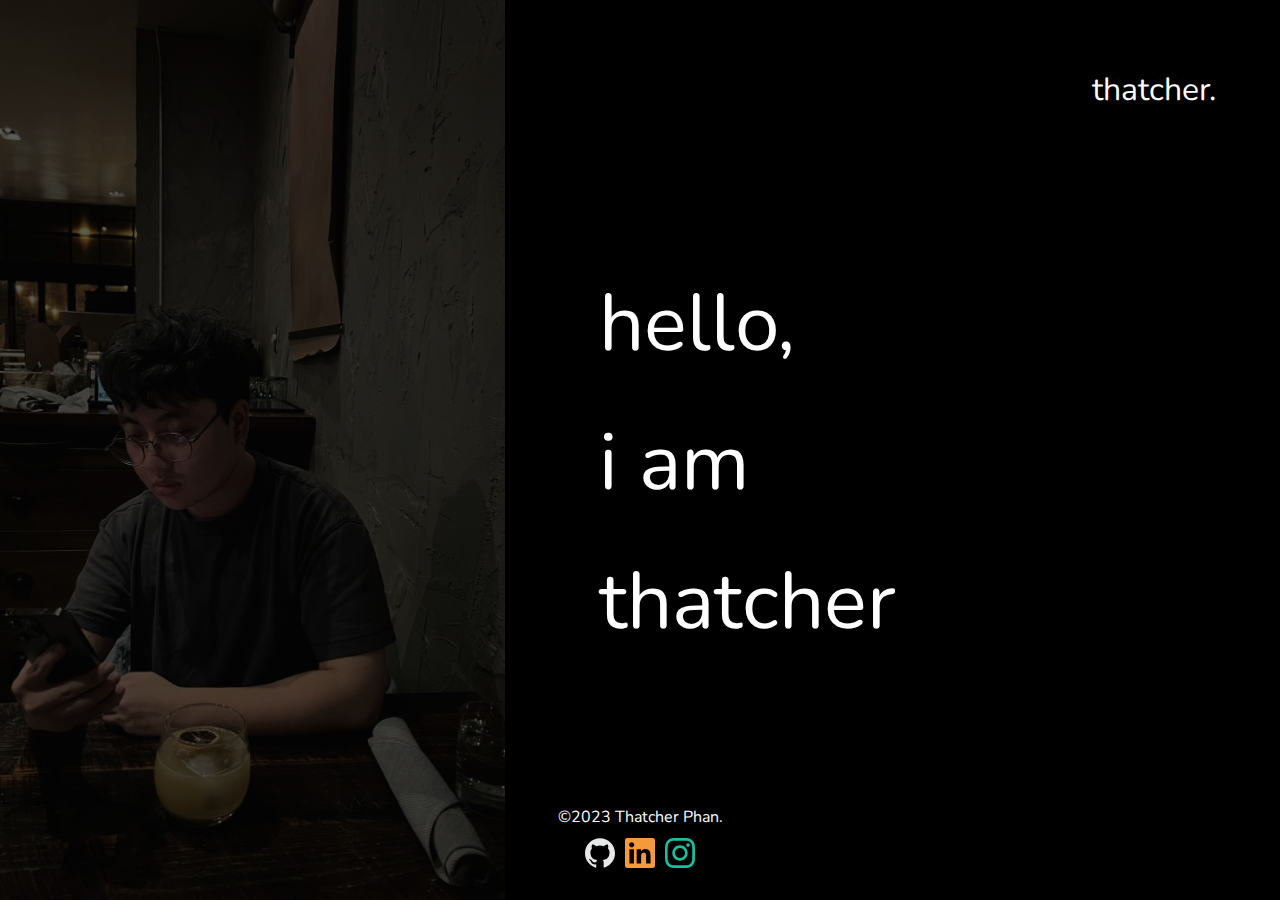
<file: index.html>
<!DOCTYPE html>
<html lang="en">
    <head>
        <meta charset="UTF-8" />
        <meta name="viewport" content="width=device-width, initial-scale=1.0" />
        <title>Thatcher Phan</title>
        <link rel="stylesheet" href="styles.css" />
        <link rel="icon" type="image/svg+xml" href="./img/favicon.svg" />
        <link rel="stylesheet" href="https://fonts.googleapis.com/css2?family=Nunito&display=swap" />
    </head>
    <body>
        <img id="background" src="./img/mainbackground.JPEG" alt="main-background" />
        <div class="logo">
            <a id="logo" href="./index.html">thatcher.</a>
        </div>
        <div class="navi">
            <navbar>
                <a class="nav" id="about" data-hover="about" href="./about_me/about_me.html">hello,</a>
                <a class="nav" id="work" data-hover="work" href="./work/work.html">i am</a>
                <a class="nav" id="contact" data-hover="contact" href="./contact/contact.html">thatcher</a>
            </navbar>
        </div>
        <footer class="footer">
            <div>
                <div>©2023 Thatcher Phan.</div>
            </div>

            <div class="icons">
                <a href="https://github.com/Th5tch3r" target="_blank"><img id="icon" src="./icons/github-color.svg" alt="github icon" /></a>
                <a href="https://www.linkedin.com/in/th5tch3r/" target="_blank"><img id="icon" src="./icons/linkedin-color.svg" alt="linkedin icon" /></a>
                <a href="https://www.instagram.com/thatchercodes/" target="_blank"><img id="icon" src="./icons/instagram-color.svg" /></a>
            </div>
        </footer>
    </body>

</html>
</file>
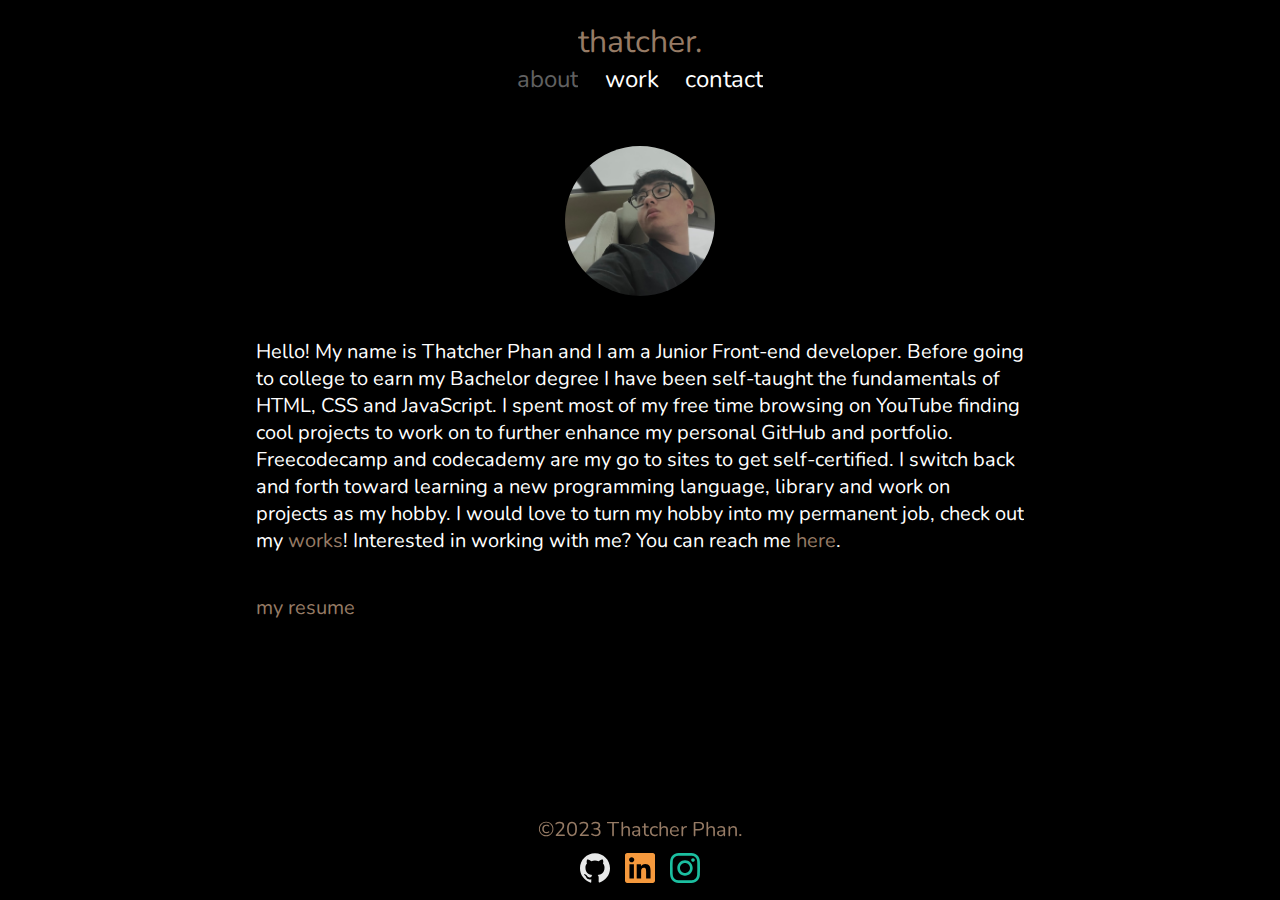
<file: about_me/about_me.html>
<!DOCTYPE html>
<html lang="en">
    <head>
        <meta charset="UTF-8" />
        <meta name="viewport" content="width=device-width, initial-scale=1.0" />
        <title>Thatcher Phan</title>
        <link rel="icon" type="image/svg+xml" href="../img/favicon.svg" />
        <link rel="stylesheet" href="https://fonts.googleapis.com/css2?family=Nunito&display=swap" />
        <!-- <link rel="stylesheet" href="../styles.css" /> -->
        <link rel="stylesheet" href="../about_me/about_me.css" />
    </head>
    <body>
        <header>
            <nav>
                <div class="logo">
                    <a id="logo" href="../index.html">thatcher.</a>
                </div>
                <div class="navi">
                    <a id="about" href="../about_me/about_me.html">about</a>
                    <a id="work" href="../work/work.html">work</a>
                    <a id="contact" href="../contact/contact.html">contact</a>
                </div>
            </nav>
        </header>
        <div class="intro">
            <img class="profile" src="../img/profile_pic.jpeg" alt="profile_pic" />
            <p>Hello! My name is Thatcher Phan and I am a Junior Front-end developer. 
                Before going to college to earn my Bachelor degree I have been self-taught the fundamentals of HTML, CSS and JavaScript. 
                I spent most of my free time browsing on YouTube finding cool projects to work on to further enhance my personal GitHub 
                and portfolio. Freecodecamp and codecademy are my go to sites to get self-certified. I switch back and forth toward learning 
                a new programming language, library and work on projects as my hobby. I would love to turn my hobby into my permanent job, 
                check out my <a href="../work/work.html">works</a>! Interested in working with me? You can reach me <a href="../contact/contact.html">here</a>.     
            </p>
        </div>
        <div class="resume">
            <a class="res" href="../resume/THATCHERPHAN_RESUME.pdf" target="_blank" >my resume</a>
        </div>
        <footer class="footer">
            <div>
                <div id="footer-name">©2023 Thatcher Phan.</div>
            </div>

            <div class="icons">
                <a href="https://github.com/Th5tch3r" target="_blank"><img id="icon" src="../icons/github-color.svg" alt="github icon" /></a>
                <a href="https://www.linkedin.com/in/th5tch3r/" target="_blank"><img id="icon" src="../icons/linkedin-color.svg" alt="linkedin icon" /></a>
                <a href="https://www.instagram.com/thatchercodes/" target="_blank"><img id="icon" src="../icons/instagram-color.svg" /></a>
            </div>
        </footer>
    </body>
</html>
</file>
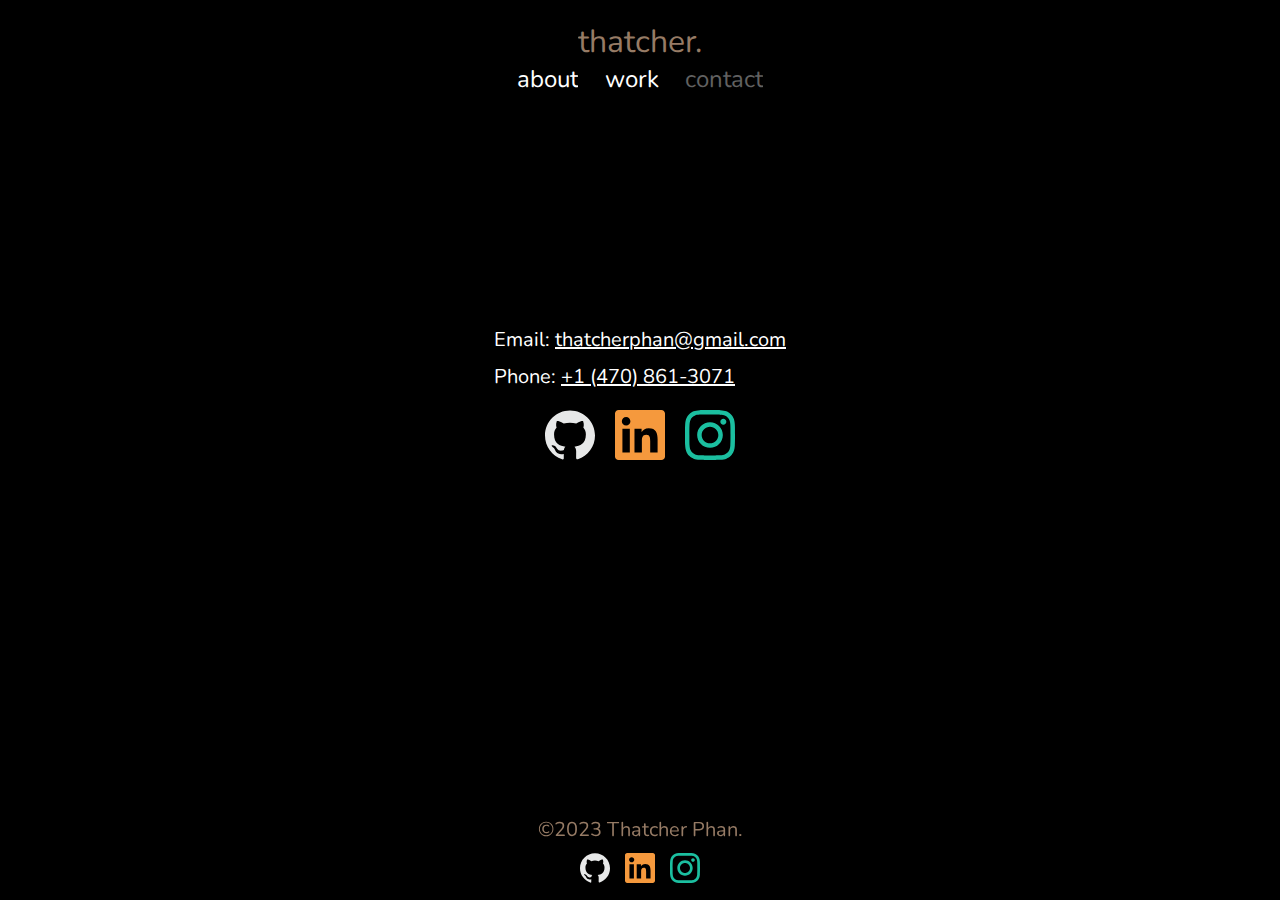
<file: contact/contact.html>
<!DOCTYPE html>
<html lang="en">
<head>
        <meta charset="UTF-8">
        <meta name="viewport" content="width=device-width, initial-scale=1.0">
        <title>Thatcher Phan</title>
        <link rel="icon" type="image/svg+xml" href="../img/favicon.svg" />
        <link rel="stylesheet" href="https://fonts.googleapis.com/css2?family=Nunito&display=swap" />
        <!-- <link rel="stylesheet" href="../styles.css" /> -->
        <link rel="stylesheet" href="./contact.css" />
</head>
<body>
        <header>
                <nav>
                    <div class="logo">
                        <a id="logo" href="../index.html">thatcher.</a>
                    </div>
                    <div class="navi">
                        <a id="about" href="../about_me/about_me.html">about</a>
                        <a id="work" href="../work/work.html">work</a>
                        <a id="contact" href="../contact/contact.html">contact</a>
                    </div>
                </nav>
        </header>
        <div class="contact">
                <div class="info">
                        <div>Email: <a href = "mailto: thatcherphan@gmail.com">thatcherphan@gmail.com</a></div>
                        <div>Phone: <a href="tel:+14708613071">+1 (470) 861-3071</a></div>
                </div>
                <div class="links">
                        <a href="https://github.com/Th5tch3r" target="_blank"><img id="icon" src="../icons/github-color.svg" alt="github icon" /></a>
                        <a href="https://www.linkedin.com/in/th5tch3r/" target="_blank"><img id="icon" src="../icons/linkedin-color.svg" alt="linkedin icon" /></a>
                        <a href="https://www.instagram.com/thatchercodes/" target="_blank"><img id="icon" src="../icons/instagram-color.svg" /></a>
                </div>
                </div>
        </div>

        <footer class="footer">
                <div>
                    <div id="footer-name">©2023 Thatcher Phan.</div>
                </div>
    
                <div class="icons">
                    <a href="https://github.com/Th5tch3r" target="_blank"><img id="icon" src="../icons/github-color.svg" alt="github icon" /></a>
                    <a href="https://www.linkedin.com/in/th5tch3r/" target="_blank"><img id="icon" src="../icons/linkedin-color.svg" alt="linkedin icon" /></a>
                    <a href="https://www.instagram.com/thatchercodes/" target="_blank"><img id="icon" src="../icons/instagram-color.svg" /></a>
                </div>
        </footer>
</body>
</html>
</file>
<file: styles.css>
:root {
    --main-color: #967b65;
}

* {
    color: white;
    border: 0;
    margin: 0;
    /* overflow: hidden; */
}

#background {
    position: absolute;
    z-index: -1;
    filter: brightness(45%);
    height: 100%;

}
body {
    background-color: black;
    font-family: 'Nunito', sans-serif;
    display: flex;
    flex-direction: column;
    justify-content: space-between;
}

a {
    text-decoration: none;
    display: flex;
    font-size: 5rem;
    padding-top: 30px;

}

.navi {
    display: flex;
    flex-direction: column;
    align-items: flex-end;
    padding-right: 30%;
    padding-top: 10%;
    border-bottom: 10%;
    /* padding-top: 20%;
    padding-left: 50%;
    padding-bottom: 10%;
    margin-bottom: 100px;
    border-left: 30px;
    overflow: hidden; */
}

.logo {
    display: flex;
    flex-direction: row-reverse;
    padding-top: 3%;
    border-top: none;
   
}

#logo {
    font-size: 2rem;
    padding-right: 5%;
}
 

.footer {
    display: flex;
    flex-direction: column;
    /* margin-bottom: 100px; */
    margin-top: auto;
    width: 100%;
    align-items: center;
    padding-top: 150px;
}

.icons{
    margin-top: -20px;
    display: flex;
    gap: 10px;
}

#icon{
    filter: invert(100%);
    height: 30px;
}

#icon:hover{
    filter: invert(10%);
    cursor: pointer;
}

/* Mobile, none hoverable devices */
@media (hover: none) {

    .nav {
        font-size: 0px;
    }

    .nav::after{
        content: attr(data-hover) ;
        font-size: 1.5rem;
    }

    img {
        /* display: none; */
    }

    .navi {
        color: white;
        display: flex;
        flex-direction: column;
        align-items: flex-start;
        padding-top: 10px;
        /* text-shadow: 2px 2px 2px black; */
        padding-top: 10%; 
        padding-left: 12%;
    }

    .navi a {
        padding-top: 25%;
    }

    .logo{
        padding: none;
        border: none;
        margin: none;
        display: flex;
        justify-content: center;
        /* margin-left: 25px; */
    }

    #logo {
        font-size: 1.75rem;
        color: white;
    }

    #background {
        display: none;
        /* max-width: 100%;
        height: 100%;
        object-fit: fill;
        overflow: hidden; */

    }

    html, body {
        margin: 0;
        height: 100%;
        overflow: hidden;
        /* background-image: url(./gif/background.gif.icloud); */
        background-image: url(https://media.giphy.com/media/QuKIG6BsH0bLkXJT1U/giphy.gif);
        background-size: cover;
        background-blend-mode: luminosity;
    }

    .footer {
        display: flex;
    }

    .icons a {
        height: 50px;
        width: 50px;
    }
    
}

/* Computer, hoverable devices */
@media (hover: hover) {
    .nav {
        will-change: transform;
        transition: transform 750ms;
    }

    .nav:hover {
        font-size: 0;
        /* transition: transform 300ms; */
        transform: translateX(25px);
    }
    
    .nav:hover:after {
        content: attr(data-hover);
        font-size: 5rem;
        /* color: #4a473d; */
        color: var(--main-color);
    }
    
    #logo:hover {
        color: var(--main-color);
    }
}
</file>
<file: about_me/about_me.css>
:root {
    --main-color: #967b65;
}

* {
    color: white;
    border: 0;
    margin: 0;
    overflow-x: hidden;
    max-height: auto;
    max-width: auto;
}

body {
    background-color: black;
    font-family: 'Nunito', sans-serif;
    padding-top: 2%;
    font-size: 20px;
}

.logo a {
    text-decoration: none;
    font-size: 2rem;
    color: var(--main-color);
}

.logo a:hover {
    color: white;
}

.intro p a {
    text-decoration: none;
    color: var(--main-color);
}

.intro p a:hover{
    color: white;
}

nav {
    display: flex;
    flex-direction: column;
    align-items: center;
    position: fixed;
    top: 0;
    width: 100%;
    background-color: black;
    padding-top: 20px;
}

.navi {
    display: flex;
    flex-direction: row;
    justify-content: space-evenly;
    width: 300px;
}

.navi a {
    text-decoration: none;
    display: flex;
    flex-direction: row;
    text-decoration: none;
    font-size: 1.5rem;
}

a:hover {
    color: var(--main-color); 
}

.navi #about {
    color: #616161;
}

.navi #about:hover {
    color: var(--main-color);
}

.intro {
    padding-top: 120px;
    padding-left: 20%;
    padding-right: 20%;
    display: flex;
    flex-direction: column;
    justify-content: center;
}

.intro p {
    padding-top: 20px;
}

.profile {
    border-radius: 50%;
    height: 150px;
    width: 150px;
    /* position: relative; */
    align-self: center;
    margin-bottom: 22px;

}

.resume a {
    display: block;
    padding-left: 20%;
    padding-top: 40px;
    padding-bottom: 40px;
    text-decoration: none;
    color: var(--main-color);
}

.res:hover {
    color: white;
    text-decoration: underline;
}


footer {
    display: flex;
    justify-content: center;
    padding-bottom: 10px;
    position: fixed;
    bottom: 0;
    width: 100%;
    align-self: center;
}

.footer {
    display: flex;
    flex-direction: column;
    margin-top: auto;
    width: 100%;
    align-items: center;
    padding-top: 150px;
    gap: 10px;
}

#footer-name {
    color: var(--main-color);
}

.icons{
    display: flex;
    gap: 15px;
}

#icon{
    filter: invert(100%);
    height: 30px;
}

#icon:hover{
    filter: invert(10%);
    cursor: pointer;
}

/* mobile display */
@media (hover: none) {
    footer {
        position: relative;
    }

    .logo a {
        font-size: 1.8rem;
        color: var(--main-color);
    }

    .navi a {
        padding-top: 8px;
        font-size: 1.3rem;
    }

    .intro {
        padding-left: 15%;
        padding-right: 15%;
        font-size: 0.8rem;
    }
}
</file>
<file: contact/contact.css>
:root {
        --main-color: #967b65;
}

* {
        color: white;
        border: 0;
        margin: 0;
        overflow-x: hidden;
        max-height: auto;
        max-width: auto;
}

body {
        background-color: black;
        font-family: 'Nunito', sans-serif;
        padding-top: 2%;
        font-size: 20px;
        display: flex;
        flex-direction: column;
        justify-content: space-between;
}

.logo a {
        text-decoration: none;
        font-size: 2rem;
        color: var(--main-color);
}

.logo a:hover {
        color: white;
}

nav {
        display: flex;
        flex-direction: column;
        align-items: center;
        position: fixed;
        top: 0;
        width: 100%;
        background-color: black;
        padding-top: 20px;
}

.navi {
        display: flex;
        flex-direction: row;
        justify-content: space-evenly;
        width: 300px;
}

.navi a {
        text-decoration: none;
        display: flex;
        flex-direction: row;
        text-decoration: none;
        font-size: 1.5rem;
}

a:hover {
        color: var(--main-color); 
}

.navi #contact {
        color: #616161;
}

.navi #contact:hover {
        color: var(--main-color);
}

.contact {
        padding-top: 300px;
        display: flex;
        flex-direction: column;
        justify-content: center;
        align-items: center;
        gap: 20px;
}

.info {
        display: flex;
        flex-direction: column;
        gap: 10px;
}

.links {
        display: flex;
        gap: 20px;
}

.links #icon {
        height: 50px;
}

footer {
        display: flex;
        justify-content: center;
        padding-bottom: 10px;
        position: fixed;
        bottom: 0;
        width: 100%;
        align-self: center;
}

.footer {
        display: flex;
        flex-direction: column;
        margin-top: auto;
        width: 100%;
        align-items: center;
        gap: 10px;
    }
    
    #footer-name {
        color: var(--main-color);
    }
    
    .icons{
        display: flex;
        gap: 15px;
    }
    
    #icon{
        filter: invert(100%);
        height: 30px;
    }
    
    #icon:hover{
        filter: invert(10%);
        cursor: pointer;
    }

/* mobile display */
@media (hover: none) {
footer {
        position: relative;
}

.logo a {
        font-size: 1.8rem;
        color: var(--main-color);
}

.navi a {
        padding-top: 8px;
        font-size: 1.3rem;
}

.intro {
        padding-left: 15%;
        padding-right: 15%;
        font-size: 0.8rem;
}
}
</file>
